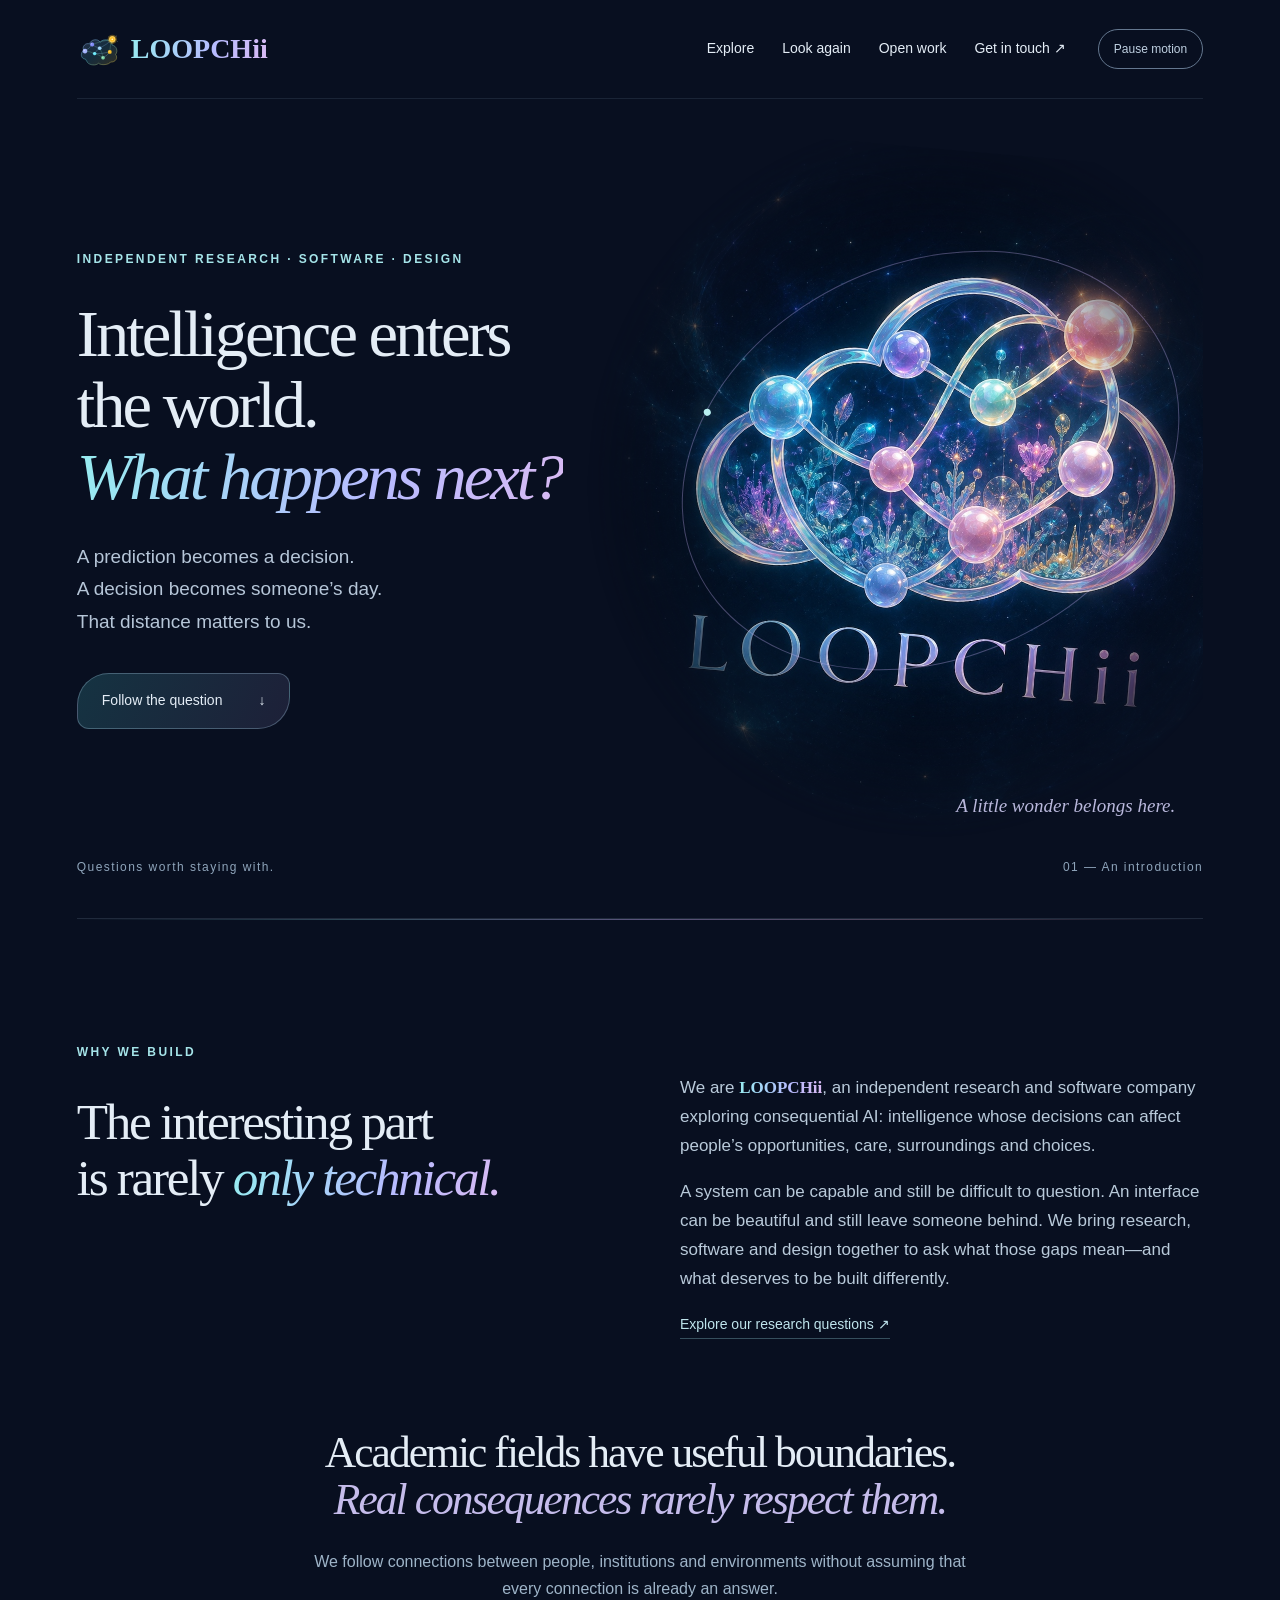
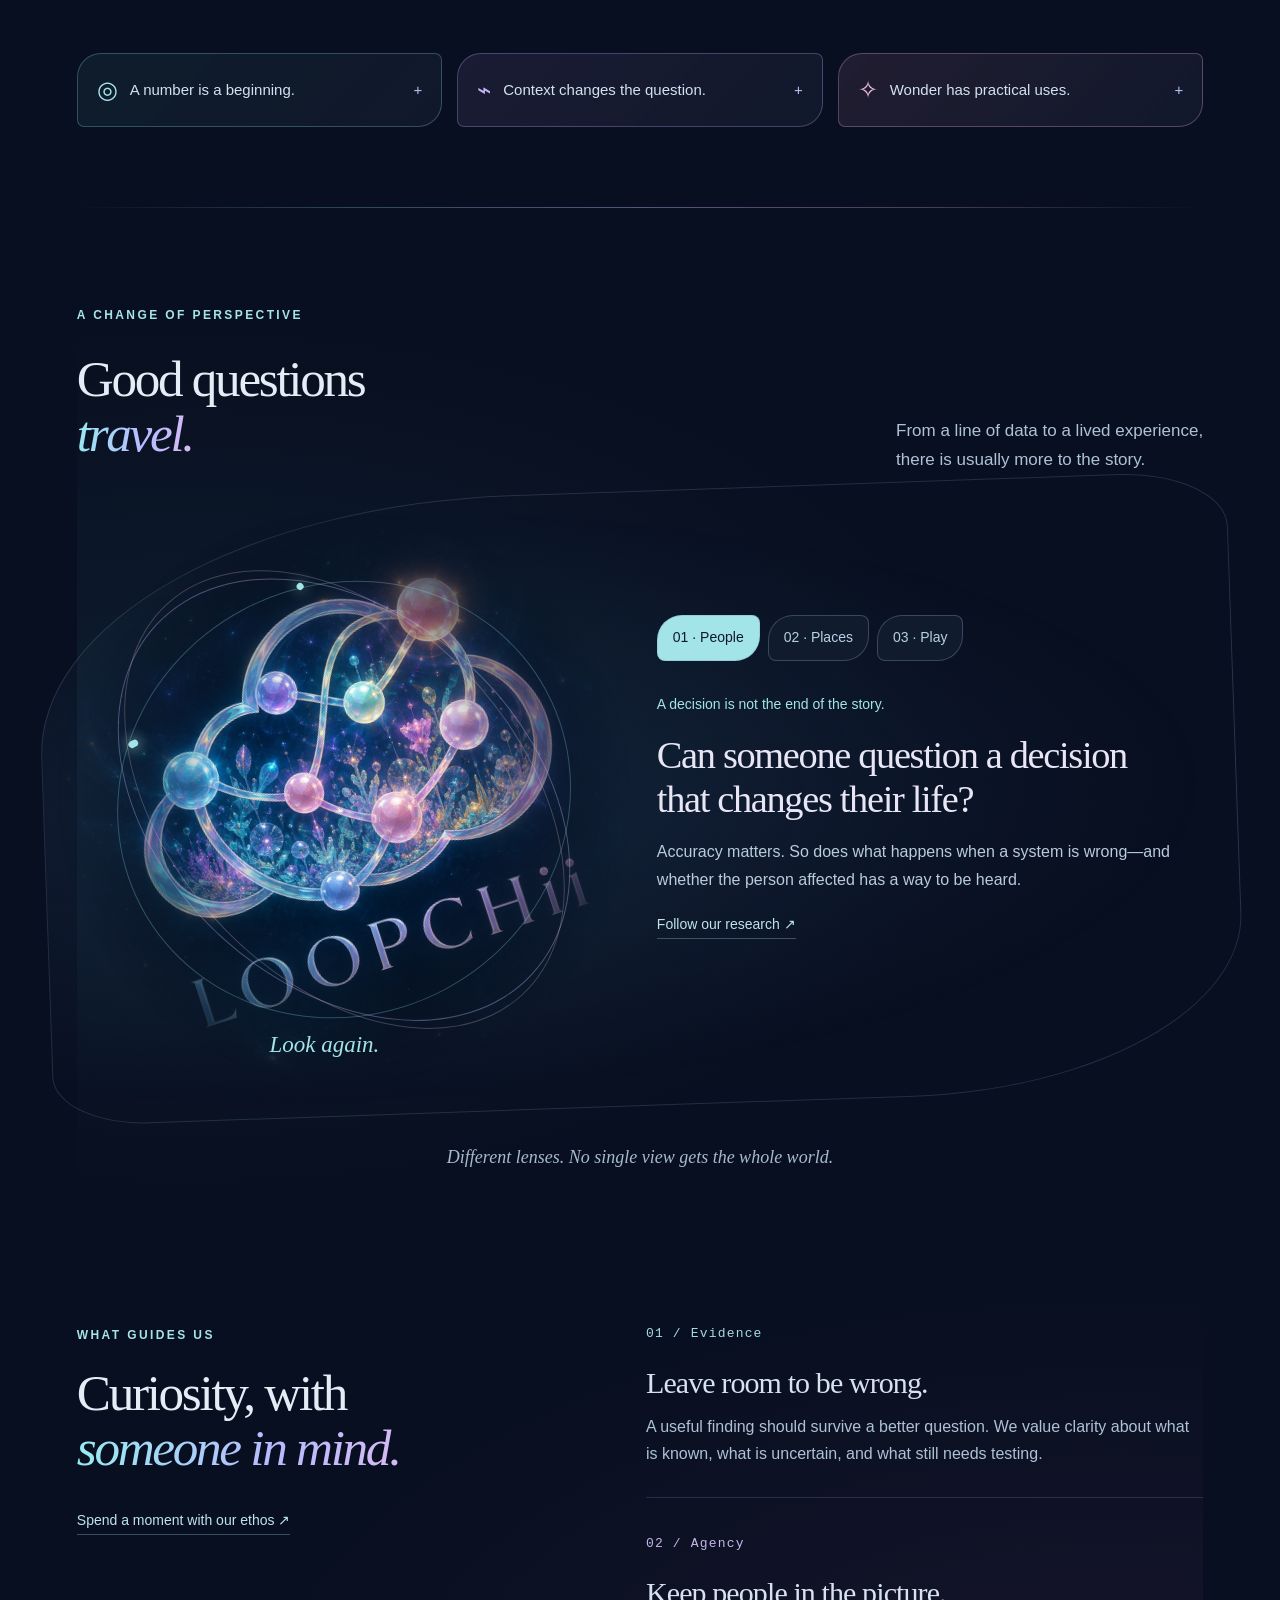
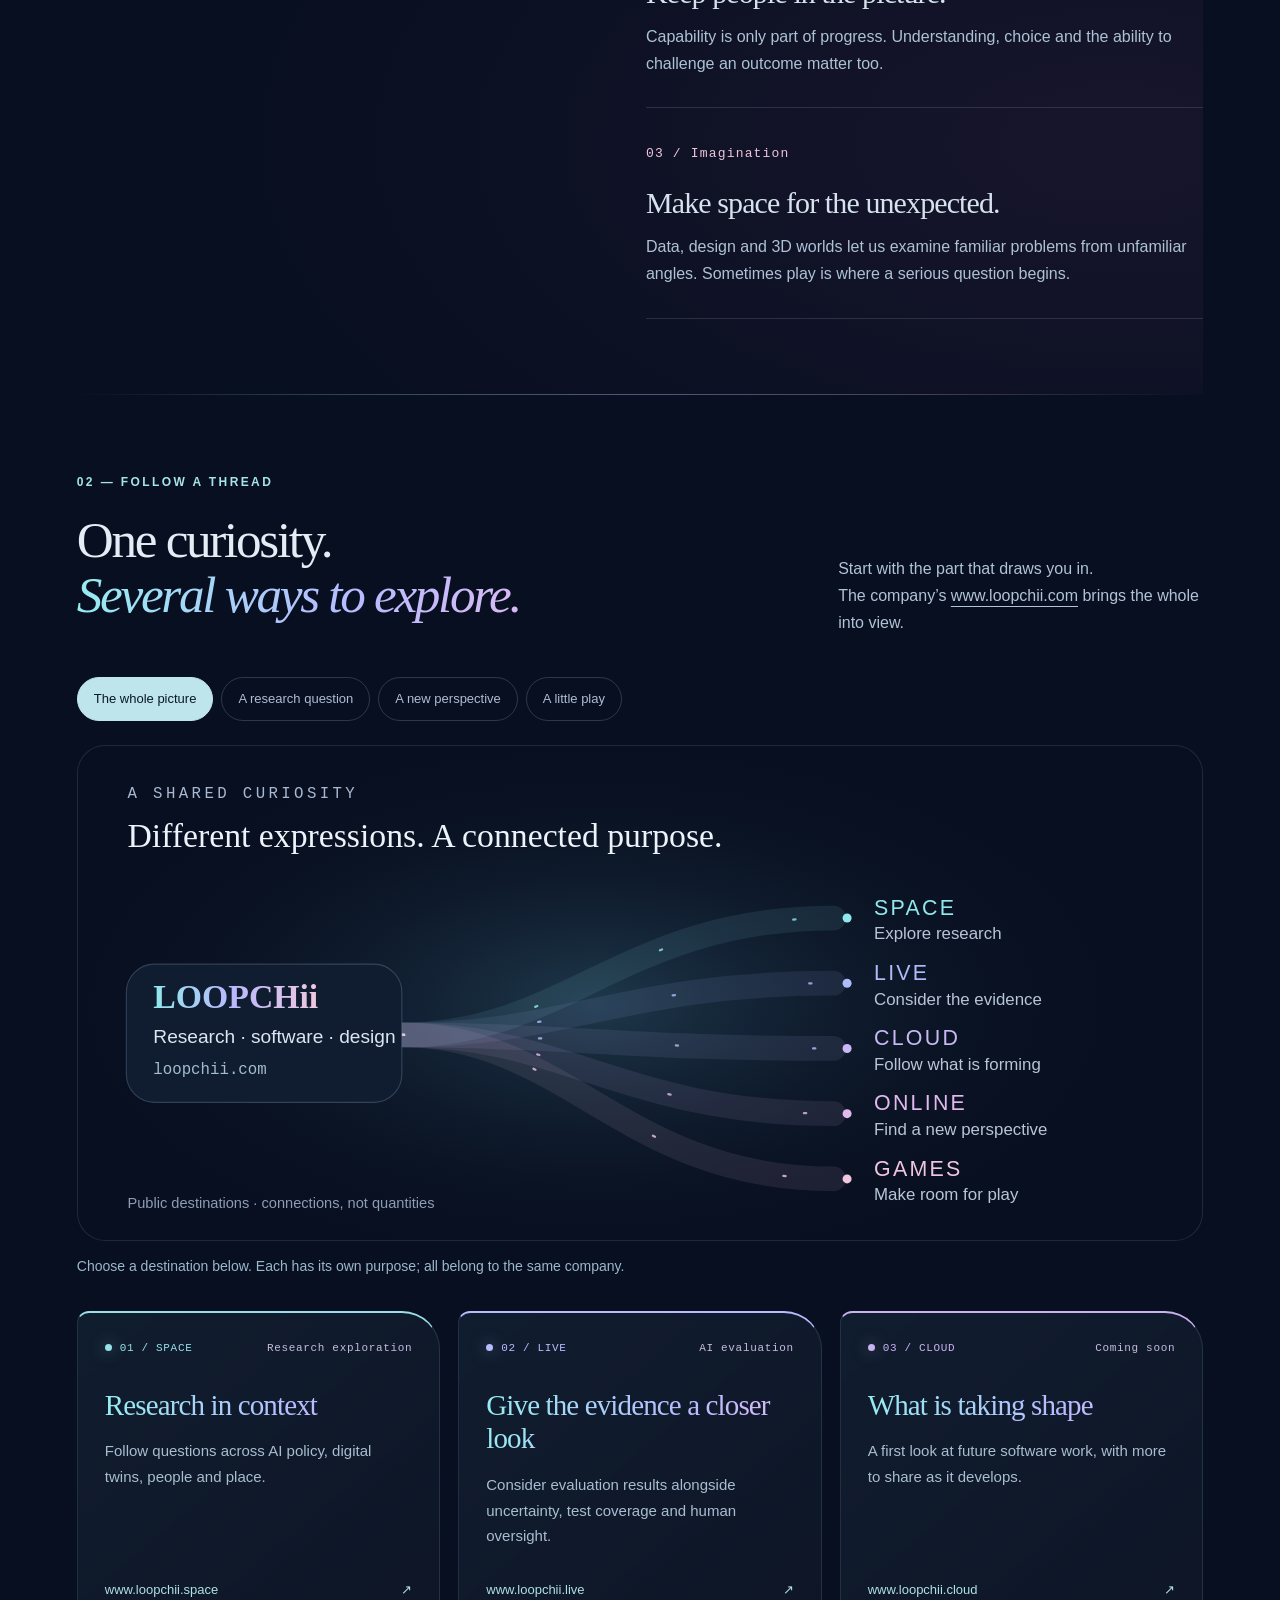
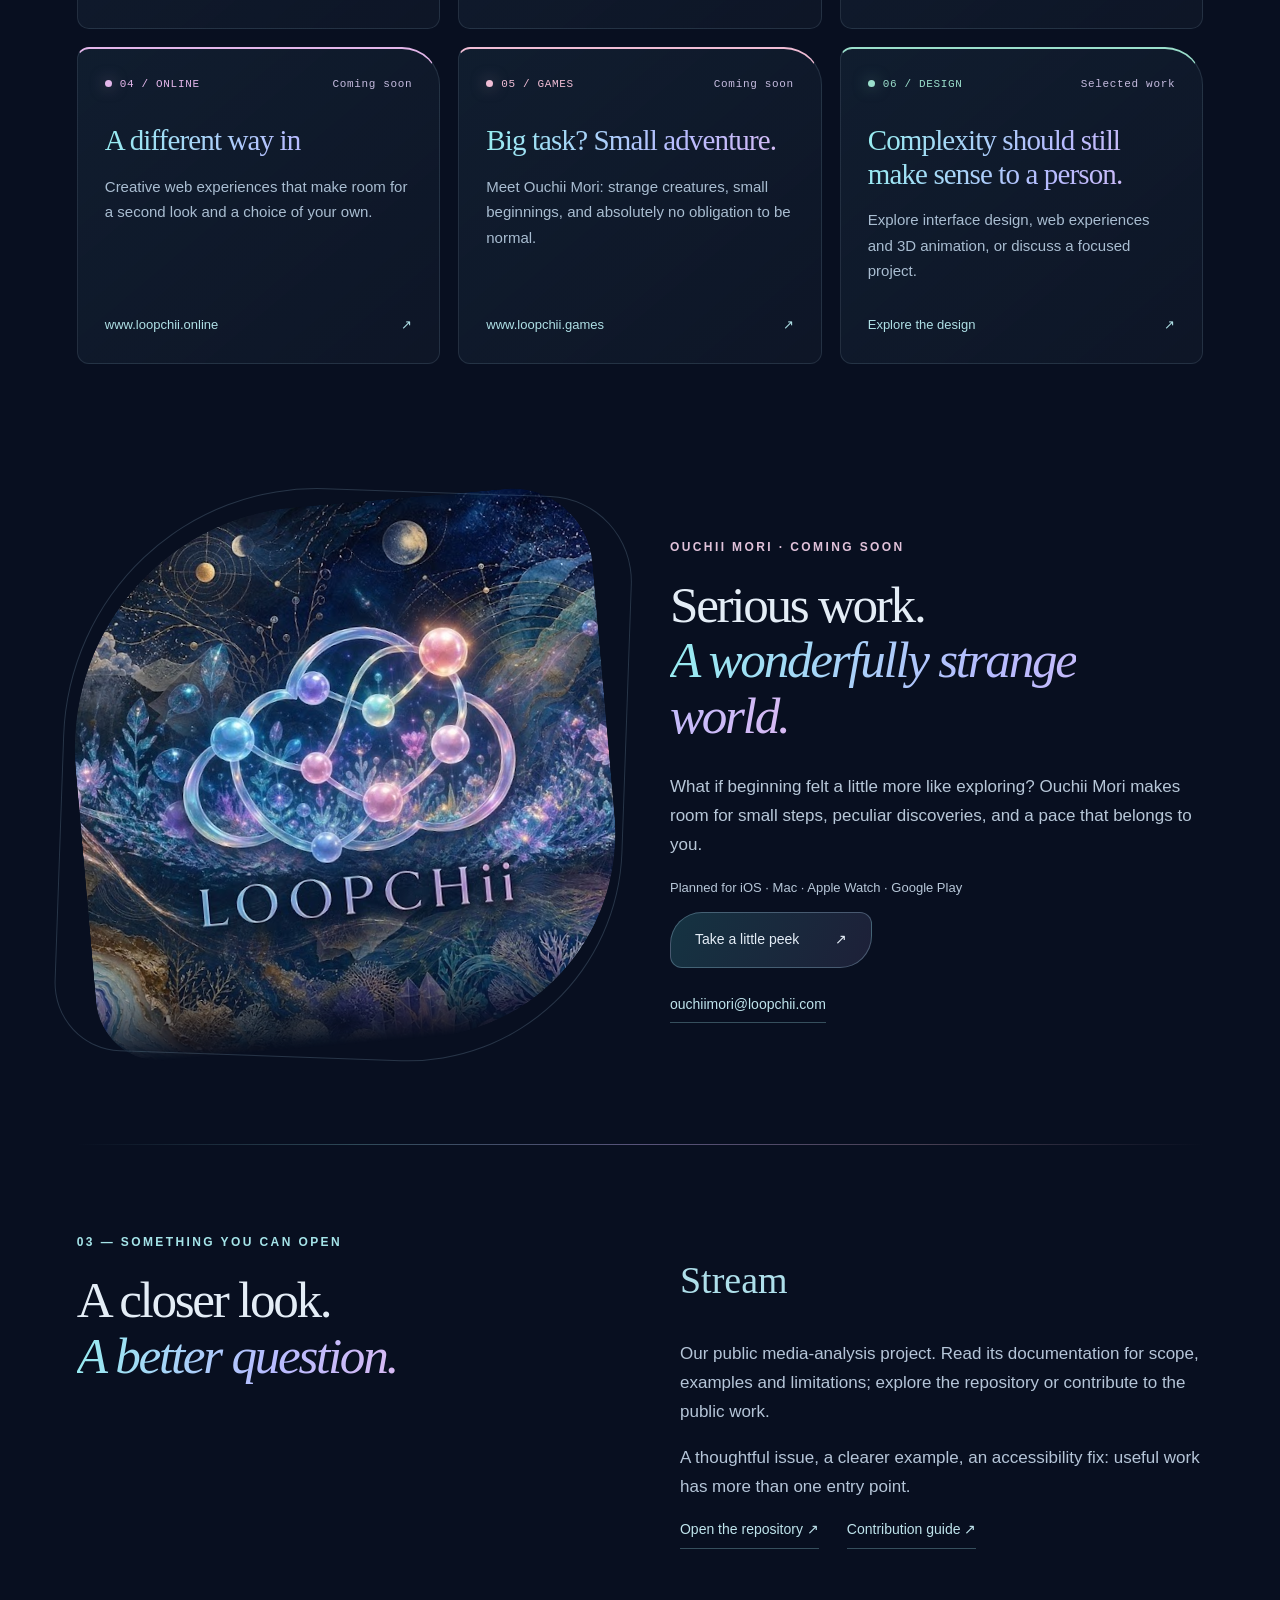
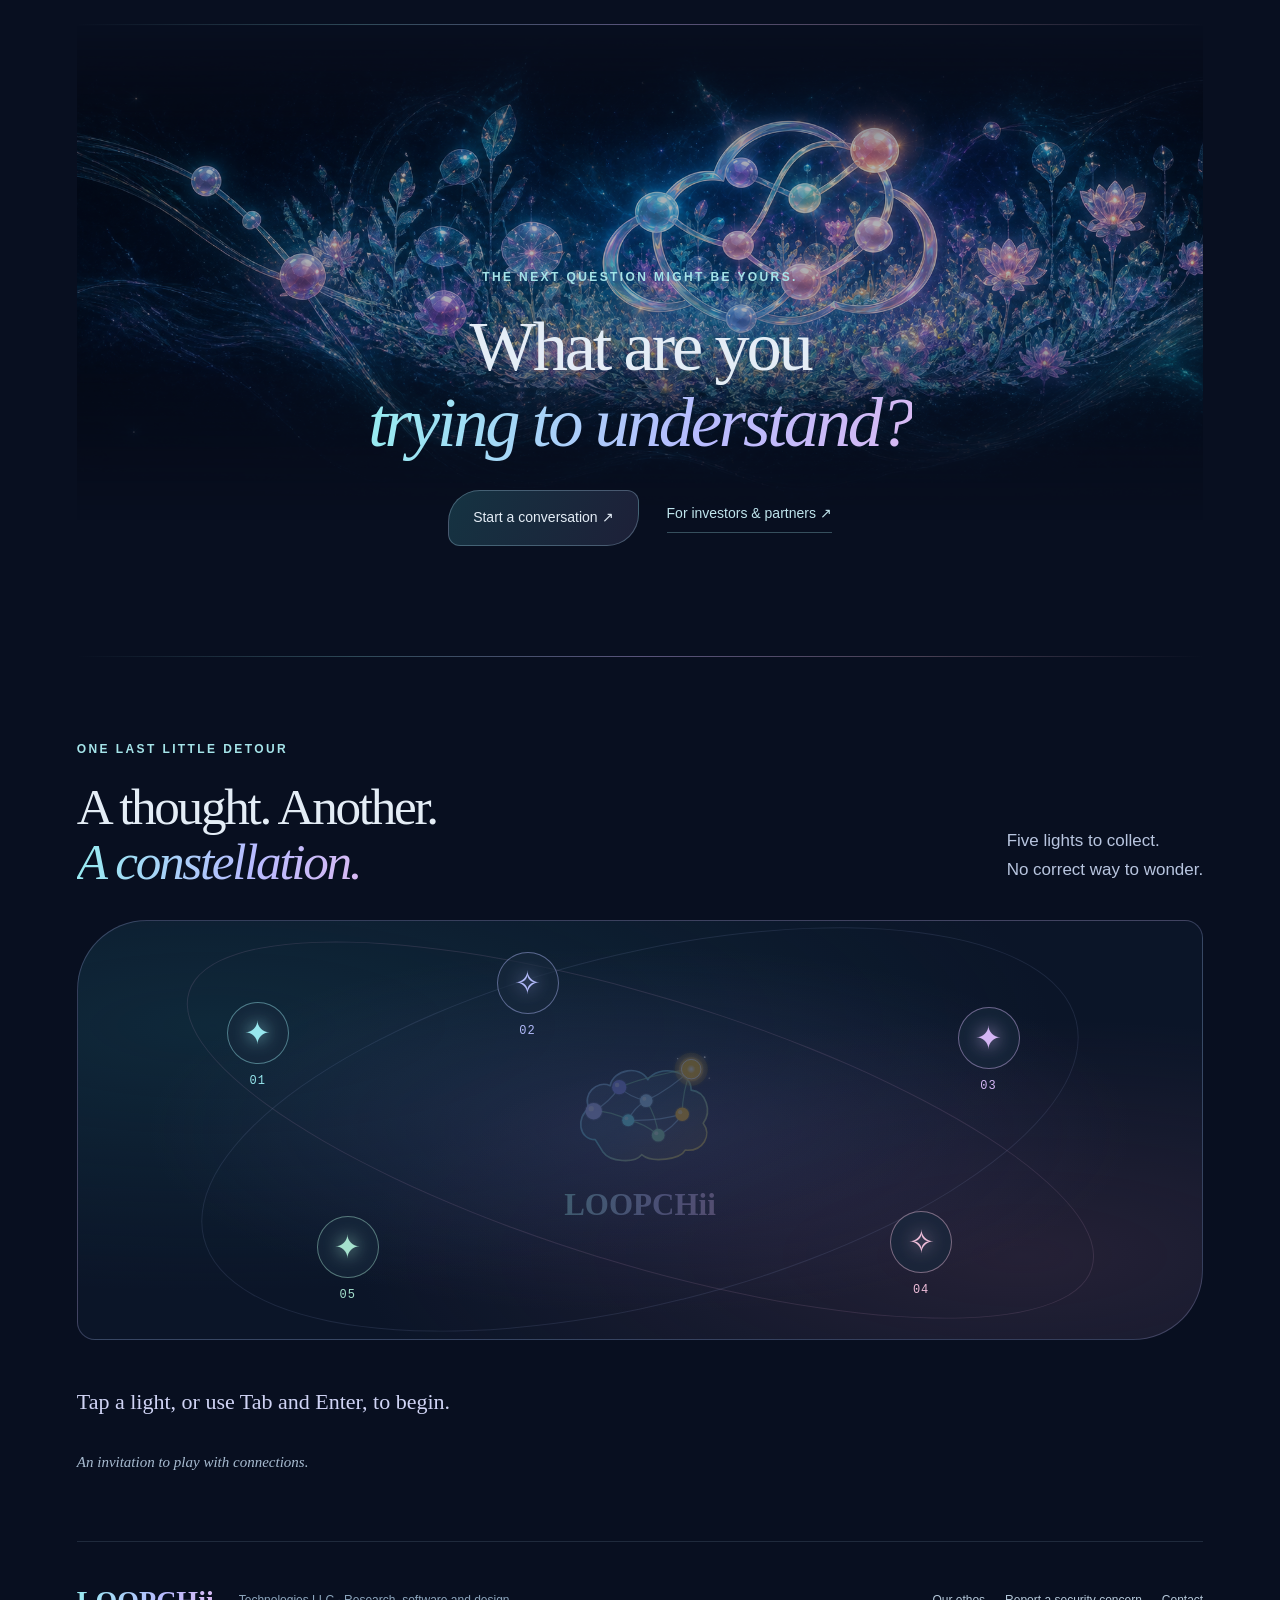
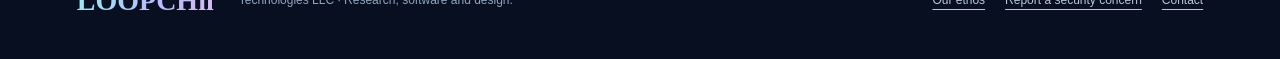
<file: docs/index.html>
<!doctype html>
<html lang="en"><head><meta charset="utf-8"><meta name="viewport" content="width=device-width,initial-scale=1"><title>LOOPCHii | Research, Software &amp; Room for Wonder</title><meta name="description" content="Meet LOOPCHii: independent research, software and design exploring consequential AI. Discover the public ecosystem, Ouchii Mori and open work on GitHub."><meta name="theme-color" content="#080f20"><meta name="robots" content="index,follow"><link rel="canonical" href="https://loopchii.github.io/.github/"><meta property="og:type" content="website"><meta property="og:title" content="LOOPCHii | Questions worth building around"><meta property="og:description" content="Research, software and design. Follow the questions, explore the public work, and leave a little room for wonder."><meta property="og:url" content="https://loopchii.github.io/.github/"><meta property="og:image" content="https://loopchii.github.io/.github/assets/social-introduction-v2.png"><meta property="og:image:alt" content="LOOPCHii cloud mark with the question: Intelligence enters the world. What happens next?"><meta property="og:image:width" content="1200"><meta property="og:image:height" content="630"><meta property="og:image:type" content="image/png"><meta property="og:site_name" content="LOOPCHii"><meta name="twitter:title" content="LOOPCHii | Questions worth building around"><meta name="twitter:description" content="Research, software and design. Explore consequential AI, public work and a little room for wonder."><meta name="twitter:image" content="https://loopchii.github.io/.github/assets/social-introduction-v2.png"><meta name="twitter:image:alt" content="LOOPCHii cloud mark. Intelligence enters the world. What happens next?"><meta name="twitter:card" content="summary_large_image"><link rel="icon" type="image/png" sizes="96x96" href="assets/favicon.png"><link rel="icon" type="image/svg+xml" href="assets/loopchii-cloud-icon-v7.svg"><link rel="stylesheet" href="styles.css"><script src="app.js" defer></script></head>
<body><a class="skip" href="#main">Skip to the introduction</a><header class="masthead wrap"><a class="brand" href="https://www.loopchii.com/"><img src="assets/loopchii-cloud-icon-v7.svg" width="42" height="42" alt=""><span class="wordmark">LOOPCHii</span></a><nav aria-label="Primary"><a href="#explore">Explore</a><a href="#questions">Look again</a><a href="#open-work">Open work</a><a href="https://www.loopchii.com/contact/">Get in touch <span aria-hidden="true">↗</span></a></nav><button class="motion" type="button" aria-pressed="false" hidden>Pause motion</button></header>
<main id="main"><section class="hero wrap" aria-labelledby="hero-title"><div class="hero-copy"><p class="eyebrow">Independent research · software · design</p><h1 id="hero-title">Intelligence enters<br>the world.<br><em>What happens next?</em></h1><p class="lead">A prediction becomes a decision.<br>A decision becomes someone’s day.<br>That distance matters to us.</p><a class="button" href="#why">Follow the question <span aria-hidden="true">↓</span></a></div><div class="hero-art"><img src="assets/cloud-garden.jpg" width="1254" height="1254" fetchpriority="high" alt="LOOPCHii’s luminous cloud, carrying a garden of possibilities"><span class="art-caption">A little wonder belongs here.</span><div class="hero-orbit" aria-hidden="true"><i></i></div></div><div class="hero-foot"><span>Questions worth staying with.</span><span>01 — An introduction</span></div></section>
<section class="why wrap" id="why" aria-labelledby="why-title"><p class="eyebrow">Why we build</p><div class="editorial"><h2 id="why-title">The interesting part<br>is rarely <em>only technical.</em></h2><div><p>We are <span class="wordmark">LOOPCHii</span>, an independent research and software company exploring consequential AI: intelligence whose decisions can affect people’s opportunities, care, surroundings and choices.</p><p>A system can be capable and still be difficult to question. An interface can be beautiful and still leave someone behind. We bring research, software and design together to ask what those gaps mean—and what deserves to be built differently.</p><a class="text-link" href="https://www.loopchii.com/research/">Explore our research questions ↗</a></div></div><blockquote>Academic fields have useful boundaries.<br><em>Real consequences rarely respect them.</em></blockquote><p class="aside-copy">We follow connections between people, institutions and environments without assuming that every connection is already an answer.</p><div class="question-folds"><details><summary><span class="fold-symbol" aria-hidden="true">◎</span> A number is a beginning.<span aria-hidden="true">+</span></summary><p>A result becomes more useful when we can ask what it represents, what it leaves out, and whose experience it describes.</p></details><details><summary><span class="fold-symbol" aria-hidden="true">⌁</span> Context changes the question.<span aria-hidden="true">+</span></summary><p>A decision that looks simple on screen can have a different meaning in a hospital, a workplace, or a neighborhood. That difference is worth understanding.</p></details><details><summary><span class="fold-symbol" aria-hidden="true">✧</span> Wonder has practical uses.<span aria-hidden="true">+</span></summary><p>A visual model or a moment of play can help someone notice what a paragraph missed. Design is part of how we make room for understanding.</p></details></div></section>
<section class="question-room wrap" id="questions" aria-labelledby="question-title">
<div class="question-heading"><p class="eyebrow">A change of perspective</p><h2 id="question-title">Good questions<br><em>travel.</em></h2><p>From a line of data to a lived experience,<br>there is usually more to the story.</p></div>
<div class="lens-stage" data-lens="people">
<div class="orbital-art" aria-hidden="true"><img class="lens-cloud" src="assets/cloud-garden.jpg" width="1254" height="1254" loading="lazy" alt=""><div class="orbit-track orbit-one"><i></i></div><div class="orbit-track orbit-two"><i></i></div><div class="orbit-track orbit-three"><i></i></div><span class="orbit-label">Look again.</span></div>
<div class="lens-content"><div class="lens-controls" aria-label="Choose a perspective" hidden><button type="button" data-lens="people" aria-pressed="true">01 · People</button><button type="button" data-lens="places" aria-pressed="false">02 · Places</button><button type="button" data-lens="play" aria-pressed="false">03 · Play</button></div>
<div class="lens-answer" aria-live="polite" aria-atomic="true"><p class="lens-kicker">A decision is not the end of the story.</p><h3 class="lens-question">Can someone question a decision that changes their life?</h3><p class="lens-explanation">Accuracy matters. So does what happens when a system is wrong—and whether the person affected has a way to be heard.</p><a class="text-link lens-link" href="https://www.loopchii.com/research/">Follow our research ↗</a></div></div></div>
<p class="quiet-aside">Different lenses. No single view gets the whole world.</p></section>
<section class="principles wrap" id="principles" aria-labelledby="principles-title"><div class="principles-heading"><p class="eyebrow">What guides us</p><h2 id="principles-title">Curiosity, with<br><em>someone in mind.</em></h2><a class="text-link" href="https://www.loopchii.com/ethos/">Spend a moment with our ethos ↗</a></div><div class="principle-list"><article><span>01 / Evidence</span><h3>Leave room to be wrong.</h3><p>A useful finding should survive a better question. We value clarity about what is known, what is uncertain, and what still needs testing.</p></article><article><span>02 / Agency</span><h3>Keep people in the picture.</h3><p>Capability is only part of progress. Understanding, choice and the ability to challenge an outcome matter too.</p></article><article><span>03 / Imagination</span><h3>Make space for the unexpected.</h3><p>Data, design and 3D worlds let us examine familiar problems from unfamiliar angles. Sometimes play is where a serious question begins.</p></article></div></section>
<section class="atlas wrap" id="explore" aria-labelledby="atlas-title"><div class="section-head"><div><p class="eyebrow">02 — Follow a thread</p><h2 id="atlas-title">One curiosity.<br><em>Several ways to explore.</em></h2></div><p>Start with the part that draws you in.<br>The company’s <a href="https://www.loopchii.com/">www.loopchii.com</a> brings the whole into view.</p></div><div class="thread-controls" aria-label="Highlight a public direction" hidden><button type="button" data-thread="all" aria-pressed="true">The whole picture</button><button type="button" data-thread="research" aria-pressed="false">A research question</button><button type="button" data-thread="design" aria-pressed="false">A new perspective</button><button type="button" data-thread="play" aria-pressed="false">A little play</button></div><div class="flow-figure" aria-label="Map of public destinations"><svg xmlns="http://www.w3.org/2000/svg" width="1000" height="440" viewBox="0 0 1000 440" role="img" aria-labelledby="title desc"><title id="title">One curiosity, several ways to explore</title><desc id="desc">Research, design and play connect the company to Space, Live, Cloud, Online and Games. These ribbons show public destinations, not technical dependencies or measured quantities.</desc><defs><linearGradient id="ink"><stop stop-color="#91e7eb"/><stop offset=".48" stop-color="#b9b8fc"/><stop offset="1" stop-color="#f1c7df"/></linearGradient><radialGradient id="halo"><stop stop-color="#244356" stop-opacity=".8"/><stop offset="1" stop-color="#080f20" stop-opacity="0"/></radialGradient></defs><style>.flow{fill:none;stroke-linecap:round}.light{stroke-dasharray:2 120;animation:drift 14s linear infinite;opacity:.8}@keyframes drift{to{stroke-dashoffset:-732}}@media(prefers-reduced-motion:reduce){.light{animation:none}}</style><rect width="1000" height="440" rx="28" fill="#080f20"/><ellipse cx="460" cy="230" rx="480" ry="240" fill="url(#halo)"/><text x="44" y="46" font-family="monospace" font-size="14" fill="#a9b9d1" letter-spacing="3">A SHARED CURIOSITY</text><text x="44" y="90" font-family="Georgia,serif" font-size="30" fill="#edf3fa">Different expressions. A connected purpose.</text><path class="flow" d="M 288 257 C 435 257 485 153 672 153" stroke="#91e7eb" stroke-width="22" opacity=".09"/><path class="flow light" d="M 288 257 C 435 257 485 153 672 153" stroke="#91e7eb" stroke-width="2" style="animation-delay:-0s"/><circle cx="684" cy="153" r="4" fill="#91e7eb"/><text x="708" y="150" font-family="sans-serif" font-size="19" letter-spacing="2" fill="#91e7eb">SPACE</text><text x="708" y="172" font-family="sans-serif" font-size="15" fill="#b8c5d7">Explore research</text><path class="flow" d="M 288 257 C 435 257 485 211 672 211" stroke="#aebcfa" stroke-width="22" opacity=".09"/><path class="flow light" d="M 288 257 C 435 257 485 211 672 211" stroke="#aebcfa" stroke-width="2" style="animation-delay:-2s"/><circle cx="684" cy="211" r="4" fill="#aebcfa"/><text x="708" y="208" font-family="sans-serif" font-size="19" letter-spacing="2" fill="#aebcfa">LIVE</text><text x="708" y="230" font-family="sans-serif" font-size="15" fill="#b8c5d7">Consider the evidence</text><path class="flow" d="M 288 257 C 435 257 485 269 672 269" stroke="#c9b8f3" stroke-width="22" opacity=".09"/><path class="flow light" d="M 288 257 C 435 257 485 269 672 269" stroke="#c9b8f3" stroke-width="2" style="animation-delay:-4s"/><circle cx="684" cy="269" r="4" fill="#c9b8f3"/><text x="708" y="266" font-family="sans-serif" font-size="19" letter-spacing="2" fill="#c9b8f3">CLOUD</text><text x="708" y="288" font-family="sans-serif" font-size="15" fill="#b8c5d7">Follow what is forming</text><path class="flow" d="M 288 257 C 435 257 485 327 672 327" stroke="#e1b9ed" stroke-width="22" opacity=".09"/><path class="flow light" d="M 288 257 C 435 257 485 327 672 327" stroke="#e1b9ed" stroke-width="2" style="animation-delay:-6s"/><circle cx="684" cy="327" r="4" fill="#e1b9ed"/><text x="708" y="324" font-family="sans-serif" font-size="19" letter-spacing="2" fill="#e1b9ed">ONLINE</text><text x="708" y="346" font-family="sans-serif" font-size="15" fill="#b8c5d7">Find a new perspective</text><path class="flow" d="M 288 257 C 435 257 485 385 672 385" stroke="#f1c7df" stroke-width="22" opacity=".09"/><path class="flow light" d="M 288 257 C 435 257 485 385 672 385" stroke="#f1c7df" stroke-width="2" style="animation-delay:-8s"/><circle cx="684" cy="385" r="4" fill="#f1c7df"/><text x="708" y="382" font-family="sans-serif" font-size="19" letter-spacing="2" fill="#f1c7df">GAMES</text><text x="708" y="404" font-family="sans-serif" font-size="15" fill="#b8c5d7">Make room for play</text><rect x="43" y="194" width="245" height="123" rx="25" fill="#101d30" stroke="#66809d" stroke-opacity=".4"/><text x="67" y="233" font-family="Georgia,serif" font-weight="bold" font-size="30" fill="url(#ink)">LOOPCHii</text><text x="67" y="264" font-family="sans-serif" font-size="17" fill="#dbe6f2">Research · software · design</text><text x="67" y="292" font-family="monospace" font-size="14" fill="#a2bdce">loopchii.com</text><text x="44" y="411" font-family="sans-serif" font-size="13" fill="#8d9db6">Public destinations · connections, not quantities</text></svg></div><p class="thread-note" aria-live="polite">Choose a destination below. Each has its own purpose; all belong to the same company.</p><div class="destinations"><a class="destination space" data-destination="space" href="https://www.loopchii.space/"><span class="destination-top"><span>01 / SPACE</span><span class="availability">Research exploration</span></span><h3>Research in context</h3><p>Follow questions across AI policy, digital twins, people and place.</p><span class="destination-link">www.loopchii.space <span aria-hidden="true">↗</span></span></a><a class="destination live" data-destination="live" href="https://www.loopchii.live/"><span class="destination-top"><span>02 / LIVE</span><span class="availability">AI evaluation</span></span><h3>Give the evidence a closer look</h3><p>Consider evaluation results alongside uncertainty, test coverage and human oversight.</p><span class="destination-link">www.loopchii.live <span aria-hidden="true">↗</span></span></a><a class="destination cloud" data-destination="cloud" href="https://www.loopchii.cloud/"><span class="destination-top"><span>03 / CLOUD</span><span class="availability">Coming soon</span></span><h3>What is taking shape</h3><p>A first look at future software work, with more to share as it develops.</p><span class="destination-link">www.loopchii.cloud <span aria-hidden="true">↗</span></span></a><a class="destination online" data-destination="online" href="https://www.loopchii.online/"><span class="destination-top"><span>04 / ONLINE</span><span class="availability">Coming soon</span></span><h3>A different way in</h3><p>Creative web experiences that make room for a second look and a choice of your own.</p><span class="destination-link">www.loopchii.online <span aria-hidden="true">↗</span></span></a><a class="destination games" data-destination="games" href="https://www.loopchii.games/"><span class="destination-top"><span>05 / GAMES</span><span class="availability">Coming soon</span></span><h3>Big task? Small adventure.</h3><p>Meet Ouchii Mori: strange creatures, small beginnings, and absolutely no obligation to be normal.</p><span class="destination-link">www.loopchii.games <span aria-hidden="true">↗</span></span></a><a class="destination company" href="https://www.loopchii.com/design/"><span class="destination-top"><span>06 / DESIGN</span><span class="availability">Selected work</span></span><h3>Complexity should still<br>make sense to a person.</h3><p>Explore interface design, web experiences and 3D animation, or discuss a focused project.</p><span class="destination-link">Explore the design <span aria-hidden="true">↗</span></span></a></div></section>
<section class="play-section wrap" aria-labelledby="play-title"><div class="play-art"><img src="assets/celestial-ecology.jpg" width="1024" height="576" loading="lazy" alt="A garden of celestial forms surrounding the LOOPCHii cloud"></div><div class="play-copy"><p class="eyebrow">Ouchii Mori · coming soon</p><h2 id="play-title">Serious work.<br><em>A wonderfully strange world.</em></h2><p>What if beginning felt a little more like exploring? Ouchii Mori makes room for small steps, peculiar discoveries, and a pace that belongs to you.</p><p class="platforms">Planned for iOS · Mac · Apple Watch · Google Play</p><a class="button" href="https://www.loopchii.games/">Take a little peek <span aria-hidden="true">↗</span></a><a class="text-link" href="mailto:ouchiimori@loopchii.com">ouchiimori@loopchii.com</a></div></section>
<section class="open-work wrap" id="open-work" aria-labelledby="open-title"><div><p class="eyebrow">03 — Something you can open</p><h2 id="open-title">A closer look.<br><em>A better question.</em></h2></div><div class="open-body"><h3>Stream</h3><p>Our public media-analysis project. Read its documentation for scope, examples and limitations; explore the repository or contribute to the public work.</p><p>A thoughtful issue, a clearer example, an accessibility fix: useful work has more than one entry point.</p><div class="inline-links"><a class="text-link" href="https://github.com/loopchii/Stream">Open the repository ↗</a><a class="text-link" href="https://github.com/loopchii/.github/blob/main/CONTRIBUTING.md">Contribution guide ↗</a></div></div></section>
<section class="invitation wrap"><img src="assets/cloud-river.png" width="1983" height="793" loading="lazy" alt="" aria-hidden="true"><p class="eyebrow">The next question might be yours.</p><h2>What are you<br><em>trying to understand?</em></h2><div class="inline-links"><a class="button" href="https://www.loopchii.com/contact/">Start a conversation ↗</a><a class="text-link" href="https://www.loopchii.com/investors/">For investors &amp; partners ↗</a></div></section><section class="constellation wrap" id="constellation" aria-labelledby="constellation-title"><div class="constellation-heading"><div><p class="eyebrow">One last little detour</p><h2 id="constellation-title">A thought. Another.<br><em>A constellation.</em></h2></div><p>Five lights to collect.<br>No correct way to wonder.</p></div><div class="constellation-board"><svg class="thought-lines" viewBox="0 0 1000 420" preserveAspectRatio="none" aria-hidden="true"><defs><linearGradient id="thought-spectrum"><stop stop-color="#91e7eb"/><stop offset=".5" stop-color="#b7b5f8"/><stop offset="1" stop-color="#efbfdb"/></linearGradient></defs><polyline points="" fill="none" stroke="url(#thought-spectrum)" stroke-width="2" vector-effect="non-scaling-stroke"/></svg><div class="constellation-cloud" aria-hidden="true"><img src="assets/loopchii-cloud-icon-v7.svg" width="170" height="170" alt=""><span class="wordmark">LOOPCHii</span></div><div class="thought-buttons" hidden>
<button type="button" class="thought" data-thought="notice" style="--x:16%;--y:27%;--tone:#97e7ee;--delay:-1s" aria-label="Collect light 1: Notice" aria-pressed="false"><span aria-hidden="true">✦</span><small>01</small></button>
<button type="button" class="thought" data-thought="voice" style="--x:40%;--y:15%;--tone:#b2bafa;--delay:-4s" aria-label="Collect light 2: Voice" aria-pressed="false"><span aria-hidden="true">✧</span><small>02</small></button>
<button type="button" class="thought" data-thought="context" style="--x:81%;--y:28%;--tone:#d4b6f4;--delay:-2s" aria-label="Collect light 3: Context" aria-pressed="false"><span aria-hidden="true">✦</span><small>03</small></button>
<button type="button" class="thought" data-thought="possibility" style="--x:75%;--y:77%;--tone:#efbeda;--delay:-5s" aria-label="Collect light 4: Possibility" aria-pressed="false"><span aria-hidden="true">✧</span><small>04</small></button>
<button type="button" class="thought" data-thought="care" style="--x:24%;--y:78%;--tone:#a6e2ce;--delay:-3s" aria-label="Collect light 5: Care" aria-pressed="false"><span aria-hidden="true">✦</span><small>05</small></button></div><noscript><p class="game-fallback">Notice. Listen. Look again. Imagine. Care.<br>There is more than one way to connect a thought.</p></noscript></div><div class="constellation-below"><p class="thought-message" role="status" aria-live="polite" aria-atomic="true">Tap a light, or use Tab and Enter, to begin.</p><button class="thought-reset" type="button" hidden>Another constellation ↻</button></div><p class="game-caption">An invitation to play with connections.</p></section></main>
<footer class="wrap"><a class="brand" href="https://github.com/loopchii"><span class="wordmark">LOOPCHii</span></a><p>Technologies LLC · Research, software and design.</p><nav aria-label="Footer"><a href="https://www.loopchii.com/ethos/">Our ethos</a><a href="https://github.com/loopchii/.github/blob/main/SECURITY.md">Report a security concern</a><a href="https://www.loopchii.com/contact/">Contact</a></nav></footer></body></html>
</file>
<file: docs/styles.css>
*{box-sizing:border-box}html{scroll-behavior:smooth;scroll-padding-top:6rem}body{margin:0;background:#080f20;color:#e4edf6;font:17px/1.7 -apple-system,BlinkMacSystemFont,"Segoe UI",sans-serif;overflow-x:hidden}a{color:inherit;text-underline-offset:5px}button{font:inherit;cursor:pointer}a:focus-visible,button:focus-visible{outline:2px solid #91e7eb;outline-offset:7px}::selection{background:#a5cbe0;color:#080f20}.wrap{width:min(1240px,88%);margin-inline:auto}.skip{position:absolute;top:-100px;z-index:20;background:#d2e9f2;color:#080f20;padding:10px}.skip:focus{top:12px}.wordmark{font-family:Georgia,serif;font-weight:bold;background:linear-gradient(100deg,#91e7eb,#b8b4ef 55%,#f0c4de);color:transparent;background-clip:text;-webkit-background-clip:text}.masthead{display:flex;gap:2rem;align-items:center;padding-block:25px;border-bottom:1px solid #accfe21c}.brand{display:flex;gap:12px;align-items:center;text-decoration:none;font-size:28px}.masthead nav{display:flex;gap:28px;margin-left:auto;font-size:14px}.masthead nav a{text-decoration:none}.motion{background:transparent;border:1px solid #64778f;color:#bfd0e1;border-radius:30px;font-size:12px;padding:9px 15px}.hero{position:relative;display:grid;grid-template-columns:1.05fr 1fr;align-items:center;padding-top:50px;min-height:760px}.hero-copy{position:relative;z-index:2}.eyebrow{text-transform:uppercase;font-size:12px;letter-spacing:.2em;color:#a5d9df;font-weight:600}h1,h2,blockquote{font-family:Georgia,"Times New Roman",serif;font-weight:400;line-height:1.08;letter-spacing:-.045em}h1{font-size:clamp(48px,5.2vw,77px);margin:28px 0}h2{font-size:clamp(36px,4vw,58px);margin:20px 0 30px}em{font-weight:400;color:#c5bceb}h3{font-weight:500;line-height:1.3}.lead{font-size:19px;color:#b6c6d8;margin-bottom:35px}.button{display:inline-flex;align-items:center;gap:36px;padding:15px 24px;border:1px solid #9bc1d659;border-radius:32px 12px 32px 12px;text-decoration:none;background:linear-gradient(115deg,#153342,#1d2038);font-size:14px;transition:transform .3s,border-color .3s}.button:hover{transform:translateY(-3px);border-color:#b9d9ee}.hero-art{position:relative;transform:rotate(5deg);animation:breathe 14s ease-in-out infinite}.hero-art img{display:block;width:125%;margin-left:-12%;height:auto;mask-image:radial-gradient(ellipse at 50% 48%,#000 36%,transparent 71%)}.art-caption{display:block;font:italic 19px Georgia,serif;color:#b9b8dc;text-align:right;margin-top:-40px;transform:rotate(-5deg)}.hero-foot{grid-column:1/-1;display:flex;justify-content:space-between;width:100%;font-size:12px;letter-spacing:.12em;color:#8fa5bb;border-bottom:1px solid #abc9e325;padding:40px 0}.why{padding:110px 0 80px}.editorial{display:grid;grid-template-columns:1fr 1fr;gap:80px}.editorial p{color:#b9cada;margin-top:0}.text-link{font-size:14px;color:#bfe4ec;text-decoration:none;border-bottom:1px solid #8dc7d158;padding-bottom:6px}.text-link:hover{color:#f0c4de}.why blockquote{margin:90px 0 25px;text-align:center;font-size:clamp(28px,3.4vw,49px)}.aside-copy{max-width:660px;margin:auto;text-align:center;color:#9eb4c8;font-size:16px}.atlas{padding:65px 0 90px}.section-head{display:flex;gap:40px;align-items:end;justify-content:space-between}.section-head>p{max-width:365px;color:#b1c3d7;font-size:16px}.thread-controls{display:flex;flex-wrap:wrap;gap:8px;margin:24px 0}.thread-controls button{background:none;color:#adbed4;border:1px solid #78879d55;border-radius:24px;padding:10px 16px;font-size:13px}.thread-controls button[aria-pressed="true"]{background:#bde5eb;color:#0a182a;border-color:#bde5eb}.flow-figure{border:1px solid #83c0d527;border-radius:28px;overflow:hidden;background:#080f20}.flow-figure svg{width:100%;height:auto;display:block}.thread-note{font-size:14px;color:#9bb7cb;min-height:2em}.destinations{display:grid;grid-template-columns:repeat(3,1fr);gap:18px;margin-top:28px}.destination{display:flex;flex-direction:column;padding:27px;text-decoration:none;border:1px solid #758d9e35;border-radius:12px 38px 12px 12px;background:linear-gradient(140deg,#162638a0,#0e1627);transition:transform .35s,border-color .35s,background .35s}.destination:hover,.destination.highlight{border-color:#94d6e3;transform:translateY(-5px);background:linear-gradient(140deg,#19394ca0,#191c35)}.destination-top{display:flex;justify-content:space-between;gap:12px;color:#9fc9dc;font:11px/1.5 monospace;letter-spacing:.06em}.availability{color:#c6bce0}.destination h3{font:29px/1.16 Georgia,serif;color:#d9ddf1;margin:32px 0 16px;letter-spacing:-.03em}.destination p{color:#a9bdd1;font-size:15px;line-height:1.7;margin:0 0 30px}.destination-link{font-size:13px;color:#d1e7ed;display:flex;justify-content:space-between;margin-top:auto}.play-section{display:grid;grid-template-columns:1fr 1fr;align-items:center;gap:60px;margin-block:50px 100px}.play-art{transform:rotate(-5deg);position:relative}.play-art:after{content:"";position:absolute;inset:-15px;border:1px solid #a0c3de35;border-radius:45% 15% 38% 12%;transform:rotate(7deg);pointer-events:none}.play-art img{display:block;width:100%;height:540px;object-fit:cover;border-radius:45% 15% 38% 12%;mask-image:linear-gradient(180deg,#000 84%,transparent)}.play-copy p{color:#b7c7d8}.play-copy .eyebrow{color:#e1c2da}.platforms{font-size:13px}.play-copy .text-link{display:block;width:fit-content;margin-top:25px}.open-work{display:grid;grid-template-columns:1fr 1fr;gap:80px;padding:75px 0;border-block:1px solid #acc9e224}.open-body h3{font:38px Georgia,serif;color:#d0c5f0}.open-body p{color:#b5c5d8}.inline-links{display:flex;align-items:center;gap:28px;flex-wrap:wrap}.invitation{position:relative;padding-block:230px 110px;text-align:center;isolation:isolate}.invitation>img{position:absolute;width:110%;height:auto;left:-5%;top:0;z-index:-1;opacity:.68;mask-image:linear-gradient(180deg,transparent,#000 25%,#000 60%,transparent);animation:breathe 19s ease-in-out infinite}.invitation .inline-links{justify-content:center}.invitation h2{font-size:clamp(46px,5.5vw,78px)}footer{display:flex;gap:25px;align-items:center;padding-block:35px;border-top:1px solid #acc9e224}footer p{font-size:12px;color:#8da6bd}footer nav{display:flex;gap:20px;margin-left:auto;font-size:12px;color:#b5c8d9}@keyframes breathe{50%{transform:translateY(-10px) rotate(2deg)}}body.paused *,body.paused *:before,body.paused *:after{animation-play-state:paused!important}body.paused{scroll-behavior:auto}@media(min-width:1500px){.hero{min-height:820px}}@media(max-width:900px){.wrap{width:88%}.masthead{gap:16px;flex-wrap:wrap}.masthead nav{gap:17px}.motion{margin-left:auto}.hero{grid-template-columns:1fr;min-height:0;padding-top:50px}.hero-copy{max-width:650px}h1{font-size:65px}.hero-art{width:68%;margin:-60px 0 0 auto}.hero-art img{width:100%;margin:0}.hero-foot{padding-top:20px}.editorial,.open-work{gap:35px}.destinations{grid-template-columns:repeat(2,1fr)}.section-head{display:block}.play-section{gap:35px}.play-art img{height:440px}footer{flex-wrap:wrap}footer nav{margin-left:0}}@media(max-width:600px){.masthead{padding-block:16px;gap:12px}.brand{font-size:25px}.masthead nav{order:3;width:100%;justify-content:space-between;font-size:13px}.motion{font-size:11px}h1{font-size:49px}.hero-art{width:100%;margin:0}.art-caption{margin-top:-10px;font-size:17px}.hero-foot{font-size:10px;letter-spacing:0}.why{padding-top:65px}.editorial,.open-work,.play-section{grid-template-columns:1fr;gap:15px}.why blockquote{margin-top:50px;font-size:32px;line-height:1.25}.section-head p{font-size:15px}.thread-controls button{font-size:12px;padding:9px 12px}.flow-figure{display:none}.thread-note{font-size:13px}.destinations{grid-template-columns:1fr;gap:14px}.destination{padding:24px}.destination h3{margin-top:25px;font-size:31px}.destination p{font-size:16px}.destination-top{font-size:12px}.play-section{margin-top:0}.play-art{margin:20px 15px 40px}.play-art img{height:370px}.play-copy .button{margin-top:12px}.open-work{padding-block:50px}.invitation{padding:120px 0 65px}.invitation>img{top:30px;width:140%;left:-20%}.inline-links{gap:24px}.invitation .inline-links{flex-direction:column}footer nav{flex-wrap:wrap}.eyebrow{font-size:11px}}@media(prefers-reduced-motion:reduce){html{scroll-behavior:auto}*,*:before,*:after{animation:none!important;transition:none!important}}
[hidden]{display:none!important}.motion:disabled{cursor:default;opacity:.7}
.invitation{overflow:clip}
.hero{overflow:clip}
/* A public question changes the lens; the artwork holds the visual thread. */
html{overflow-x:clip}.hero-copy,.hero-art,.lens-content{min-width:0}.hero-orbit{position:absolute;inset:17% 3% 24%;border:1px solid #a8d8ec40;border-radius:50%;transform:rotate(-30deg);pointer-events:none}.hero-orbit i{position:absolute;inset:0;border-radius:50%;animation:orbit-drift 32s linear infinite}.hero-orbit i:after{content:"";position:absolute;left:14%;top:14%;width:7px;height:7px;background:#b8eff0;border-radius:50%;box-shadow:0 0 20px #91e7eb}
.question-room{padding-block:85px 40px;position:relative}.question-heading{display:flex;align-items:end;justify-content:space-between;flex-wrap:wrap;gap:25px}.question-heading>.eyebrow{width:100%;margin-bottom:0}.question-heading h2{margin-top:0}.question-heading>p:not(.eyebrow){color:#adc3d5;max-width:390px}.lens-stage{position:relative;display:grid;grid-template-columns:.95fr 1.05fr;align-items:center;min-height:515px;isolation:isolate;--lens-color:#a2e4e8;--lens-tilt:-18deg;--lens-hue:0deg}.lens-stage:before{content:"";position:absolute;inset:0 -3%;border:1px solid #a8c8e62a;border-radius:40% 9% 28% 8%;z-index:-1;background:radial-gradient(ellipse at 25% 50%,#243c5c5c,transparent 68%);transform:rotate(-2deg)}.orbital-art{position:relative;aspect-ratio:1;display:grid;place-items:center}.lens-cloud{width:115%;height:auto;mask-image:radial-gradient(ellipse,#000 28%,transparent 66%);transform:rotate(var(--lens-tilt));transition:transform 1.6s cubic-bezier(.2,.7,.2,1)}.orbit-track{position:absolute;inset:15% 7%;border:1px solid #8bd8e34a;border-radius:50%;transform:rotate(-28deg);pointer-events:none}.orbit-two{inset:20% 2%;transform:rotate(43deg);border-color:#c0b3f35e}.orbit-three{inset:7% 17%;transform:rotate(-42deg);border-color:#e1b6d445}.orbit-track i{position:absolute;inset:0;border-radius:50%;animation:orbit-drift 18s linear infinite}.orbit-two i{animation-duration:26s;animation-direction:reverse}.orbit-three i{animation-duration:33s}.orbit-track i:before{content:"";position:absolute;top:14.6%;left:14.6%;width:7px;height:7px;background:var(--lens-color);border-radius:50%;box-shadow:0 0 14px var(--lens-color)}.orbit-label{position:absolute;bottom:8%;left:36%;font:italic 23px Georgia,serif;color:var(--lens-color)}.lens-content{padding:35px 24px 35px 45px}.lens-controls{display:flex;gap:8px;flex-wrap:wrap;margin-bottom:32px}.lens-controls button{font-size:14px;border:1px solid #889fbb57;background:#101c2e;color:#b8d0e3;border-radius:25px 8px 25px 8px;padding:10px 15px;transition:background .3s,color .3s,transform .3s}.lens-controls button:hover{transform:translateY(-3px)}.lens-controls button[aria-pressed=true]{background:var(--lens-color);color:#10182c}.lens-kicker{font-size:14px;color:var(--lens-color)}.lens-question{font:clamp(27px,3vw,39px)/1.16 Georgia,serif;letter-spacing:-.035em;margin:16px 0;color:#e8e6f5}.lens-explanation{font-size:16px;line-height:1.75;color:#b9cbdc}.lens-answer{min-height:290px}.lens-answer.arriving{animation:arrive .65s ease-out}.lens-stage[data-lens=places]{--lens-color:#bebafa;--lens-tilt:13deg}.lens-stage[data-lens=play]{--lens-color:#f0c2dc;--lens-tilt:-6deg}.quiet-aside{text-align:center;font:italic 18px Georgia,serif;color:#a6bace;margin:40px 0 0}.principles{display:grid;grid-template-columns:.95fr 1.05fr;gap:65px;padding-block:105px 50px}.principles-heading{align-self:start;position:sticky;top:60px}.principle-list article{padding:5px 0 30px;margin-bottom:25px;border-bottom:1px solid #adc7e32a}.principle-list article>span{font:13px monospace;color:#a6dbe2;letter-spacing:.09em}.principle-list article:nth-child(2)>span{color:#c3b7eb}.principle-list article:nth-child(3)>span{color:#efc5dd}.principle-list h3{font:30px/1.2 Georgia,serif;letter-spacing:-.03em;margin:18px 0 12px;color:#d6e2ed}.principle-list p{color:#adc2d5;margin:0;font-size:16px}.destination-link{color:#afe0e6}.button{position:relative;overflow:hidden}.button:before{content:"";position:absolute;inset:0;background:linear-gradient(110deg,transparent 20%,#b4e8f030 50%,transparent 80%);transform:translateX(-120%);transition:transform .7s}.button:hover:before,.button:focus-visible:before{transform:translateX(120%)}.button span{transition:transform .3s}.button:hover span{transform:translate(3px,-2px)}
@keyframes orbit-drift{to{transform:rotate(360deg)}}@keyframes arrive{from{opacity:.35;transform:translateY(8px)}to{opacity:1;transform:none}}
@media(max-width:900px){.lens-content{padding:25px 0 25px 25px}.lens-controls{gap:6px}.lens-controls button{padding:9px 12px}.lens-stage{min-height:470px}.principles{gap:35px}.masthead nav{gap:16px}}
@media(max-width:600px){.masthead nav{font-size:12px;gap:10px}.question-room{padding-top:40px}.question-heading{gap:0}.question-heading>p:not(.eyebrow){margin-top:0;font-size:16px}.lens-stage{grid-template-columns:1fr}.lens-stage:before{inset:5% -2% 0;border-radius:42% 12% 8% 4%;transform:none}.orbital-art{width:85%;margin:0 auto -10px}.lens-content{padding:0 14px 22px}.lens-controls{justify-content:center}.lens-controls button{font-size:13px}.lens-question{font-size:31px}.lens-answer{min-height:320px}.lens-explanation{font-size:16px}.lens-kicker{font-size:13px}.quiet-aside{font-size:16px;line-height:1.5}.principles{grid-template-columns:1fr;padding-top:65px;gap:40px}.principles-heading{position:static}.principles-heading h2{font-size:39px}.principle-list h3{font-size:29px}.orbital-art .orbit-label{font-size:18px}.destination-top{flex-wrap:wrap}.lens-cloud{width:110%}}
@media(prefers-reduced-motion:reduce){*,*:before,*:after{animation:none!important;transition:none!important}}
/* Holographic ink and section color carry meaning without competing with body copy. */
:root{--holo:linear-gradient(105deg,#96edf0 0%,#b7bbff 30%,#e8b9ed 57%,#f4ccdc 76%,#a9eddb 100%)}
h1 em,h2 em,.wordmark,.destination h3{background:var(--holo);background-size:210% 100%;background-clip:text;-webkit-background-clip:text;color:transparent;animation:holo-ink 24s ease-in-out infinite}.eyebrow{color:#a5e4e9}.why,.atlas,.open-work,.question-room,.constellation{border-image:linear-gradient(90deg,transparent,#92dfe947,#c7b2f86b,#edbdd947,transparent) 1;border-top:1px solid}.question-room{background:radial-gradient(ellipse at 10% 55%,#285a7033,transparent 55%)}.principles{background:radial-gradient(ellipse at 92% 68%,#6e387026,transparent 60%)}.destination{--accent:#98dfe9;border-top:2px solid var(--accent)}.destination.live{--accent:#b8bcff}.destination.cloud{--accent:#cbb1f0}.destination.online{--accent:#e3b6ea}.destination.games{--accent:#f0bdd5}.destination.company{--accent:#9bdfcc}.destination-top{color:var(--accent)}.destination-top>span:first-child:before{content:"";display:inline-block;width:7px;height:7px;border-radius:50%;background:var(--accent);margin-right:8px;box-shadow:0 0 15px color-mix(in srgb,var(--accent) 50%,transparent)}
.question-folds{display:grid;grid-template-columns:repeat(3,1fr);gap:15px;margin-top:50px}.question-folds details{border:1px solid #94d4e149;border-radius:24px 7px 24px 7px;background:linear-gradient(135deg,#1a384258,#19213685);padding:19px}.question-folds details:nth-child(2){border-color:#b2a2ee50;background:linear-gradient(135deg,#37305366,#19213685)}.question-folds details:nth-child(3){border-color:#dea9cf50;background:linear-gradient(135deg,#49334b66,#19213685)}.question-folds summary{cursor:pointer;list-style:none;display:flex;gap:12px;align-items:center;font-size:15px;color:#d3e2ef;line-height:1.45}.question-folds summary::-webkit-details-marker{display:none}.question-folds summary>span:last-child{margin-left:auto;color:#b8c3f4;transition:transform .3s}.question-folds details[open] summary>span:last-child{transform:rotate(45deg)}.fold-symbol{font-size:24px;color:#a4e3ec}.question-folds details:nth-child(2) .fold-symbol{color:#c8b5f6}.question-folds details:nth-child(3) .fold-symbol{color:#eebedf}.question-folds p{font-size:15px;color:#b9ccdf;line-height:1.75;margin:20px 0 0}.question-folds summary:focus-visible{outline:2px solid #99e5ed;outline-offset:7px}
.constellation{padding-block:70px 55px}.constellation-heading{display:flex;justify-content:space-between;align-items:end;gap:30px}.constellation-heading>p{color:#b8c5df;margin-bottom:35px}.constellation-board{position:relative;min-height:350px;height:420px;border:1px solid #b4b8f440;border-radius:70px 18px 70px 18px;isolation:isolate;background:radial-gradient(ellipse at 50% 50%,#40406f66,transparent 62%),radial-gradient(ellipse at 12% 25%,#164a595c,transparent 60%),radial-gradient(ellipse at 84% 80%,#58385155,transparent 50%),#0b1528;overflow:hidden}.constellation-board:before,.constellation-board:after{content:"";position:absolute;inset:8% 10%;border:1px solid #a2b5ed1f;border-radius:50%;transform:rotate(-14deg);pointer-events:none}.constellation-board:after{inset:18% 8%;transform:rotate(17deg);border-color:#eab1df20}.thought-lines{position:absolute;inset:0;width:100%;height:100%;pointer-events:none;filter:drop-shadow(0 0 5px #b7b5fa66)}.thought-lines polyline{stroke-linejoin:round;stroke-linecap:round;opacity:.85}.constellation-cloud{position:absolute;left:50%;top:50%;transform:translate(-50%,-50%);display:grid;place-items:center;gap:0;opacity:.28;transition:opacity 1.3s,filter 1.3s;pointer-events:none}.constellation-cloud .wordmark{font-size:31px}.constellation-cloud img{width:150px;height:150px}.constellation-board.complete .constellation-cloud{opacity:1;filter:drop-shadow(0 0 20px #94e3ef35)}.thought{position:absolute;left:var(--x);top:var(--y);transform:translate(-50%,-50%);width:62px;height:62px;border:1px solid color-mix(in srgb,var(--tone) 45%,transparent);border-radius:50%;background:#17283da6;color:var(--tone);display:grid;place-items:center;transition:background .3s,box-shadow .3s,border-color .3s;z-index:2}.thought span{font:32px Georgia,serif;line-height:1;animation:thought-drift 5s ease-in-out infinite;animation-delay:var(--delay);filter:drop-shadow(0 0 9px var(--tone));pointer-events:none}.thought small{position:absolute;bottom:-25px;font:12px monospace;letter-spacing:1px;color:var(--tone);pointer-events:none}.thought:hover,.thought:focus-visible{box-shadow:0 0 30px color-mix(in srgb,var(--tone) 25%,transparent);border-color:var(--tone);background:#293750}.thought:hover span,.thought:focus-visible span{animation-play-state:paused}.thought[aria-pressed=true]{background:color-mix(in srgb,var(--tone) 20%,#102035);border-color:var(--tone);box-shadow:0 0 22px color-mix(in srgb,var(--tone) 18%,transparent)}.thought[aria-pressed=true] span{animation:none;transform:scale(.8)}.constellation-below{display:flex;align-items:center;justify-content:space-between;gap:20px;margin-top:25px;min-height:74px}.thought-message{font:22px/1.45 Georgia,serif;color:#d0d4f5;max-width:820px;margin:0}.thought-reset{flex-shrink:0;color:#bce6ec;background:transparent;border:1px solid #9cccd555;padding:11px 16px;border-radius:25px;font-size:13px}.game-caption{font:italic 15px Georgia,serif;color:#a7bbd0}.game-fallback{position:absolute;bottom:20px;left:10%;right:10%;text-align:center;color:#c5d1e3}.constellation-board.complete:after{border-color:#d9bcec55;transition:border-color 1s}.hero-orbit{border-color:#c9b4fa55}.open-body h3{color:#aedfea}
@keyframes holo-ink{0%,100%{background-position:0% 50%}50%{background-position:100% 50%}}@keyframes thought-drift{50%{transform:translate(4px,-5px) rotate(12deg)}}
@media(max-width:900px){.question-folds{grid-template-columns:1fr}.question-folds details{padding:19px 23px}.constellation-heading{display:block}.constellation-heading>p{margin-bottom:30px}}
@media(max-width:600px){.constellation{padding-top:45px}.constellation-board{height:365px;min-height:0;border-radius:38px 13px 38px 13px}.thought{width:49px;height:49px}.thought span{font-size:27px}.constellation-cloud img{width:105px;height:105px}.constellation-cloud .wordmark{font-size:22px}.constellation-below{align-items:start;flex-direction:column;min-height:150px;justify-content:start;gap:15px}.thought-message{font-size:21px}.question-folds{margin-top:35px}.question-folds summary{font-size:15px}}
@media(prefers-reduced-motion:reduce){*,*:before,*:after{animation:none!important;transition:none!important}}
/* Decorative orbit transforms must never create an inner scroll surface. */
.constellation-board{overflow:clip}
</file>
